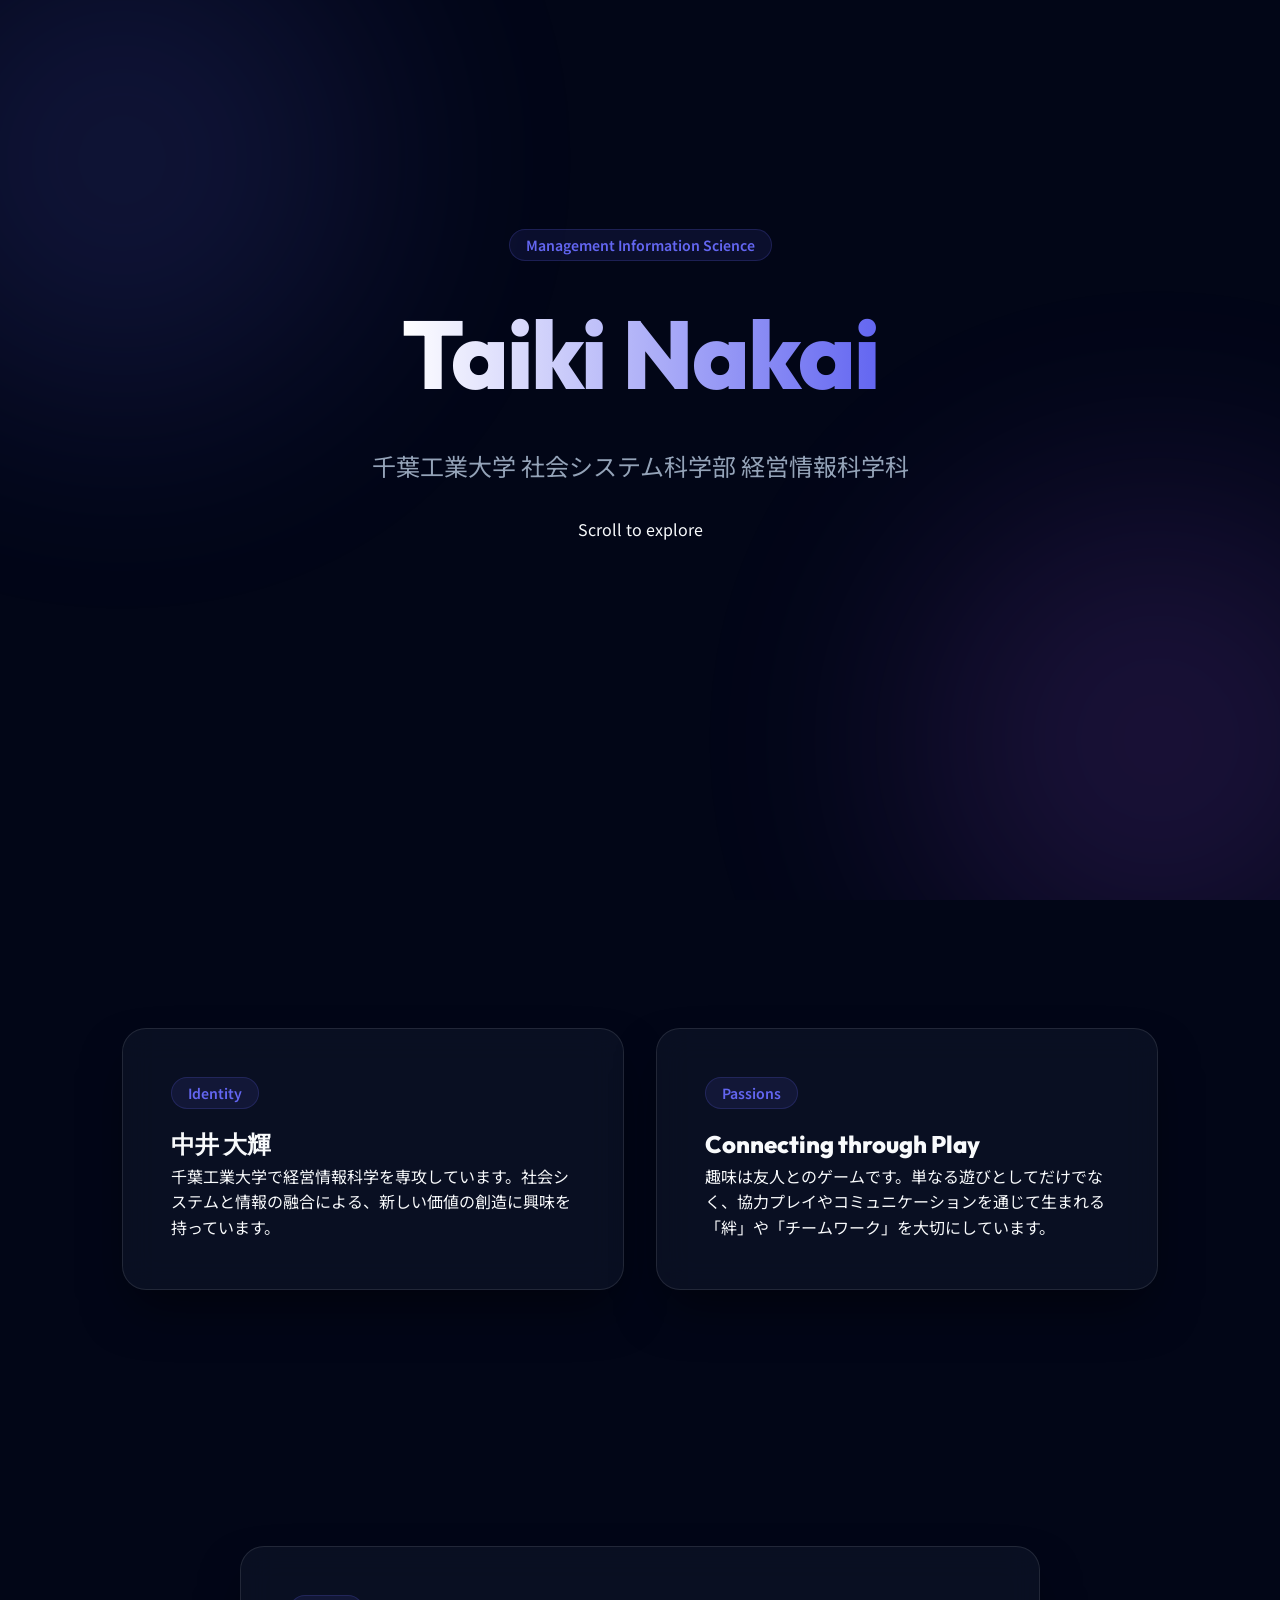
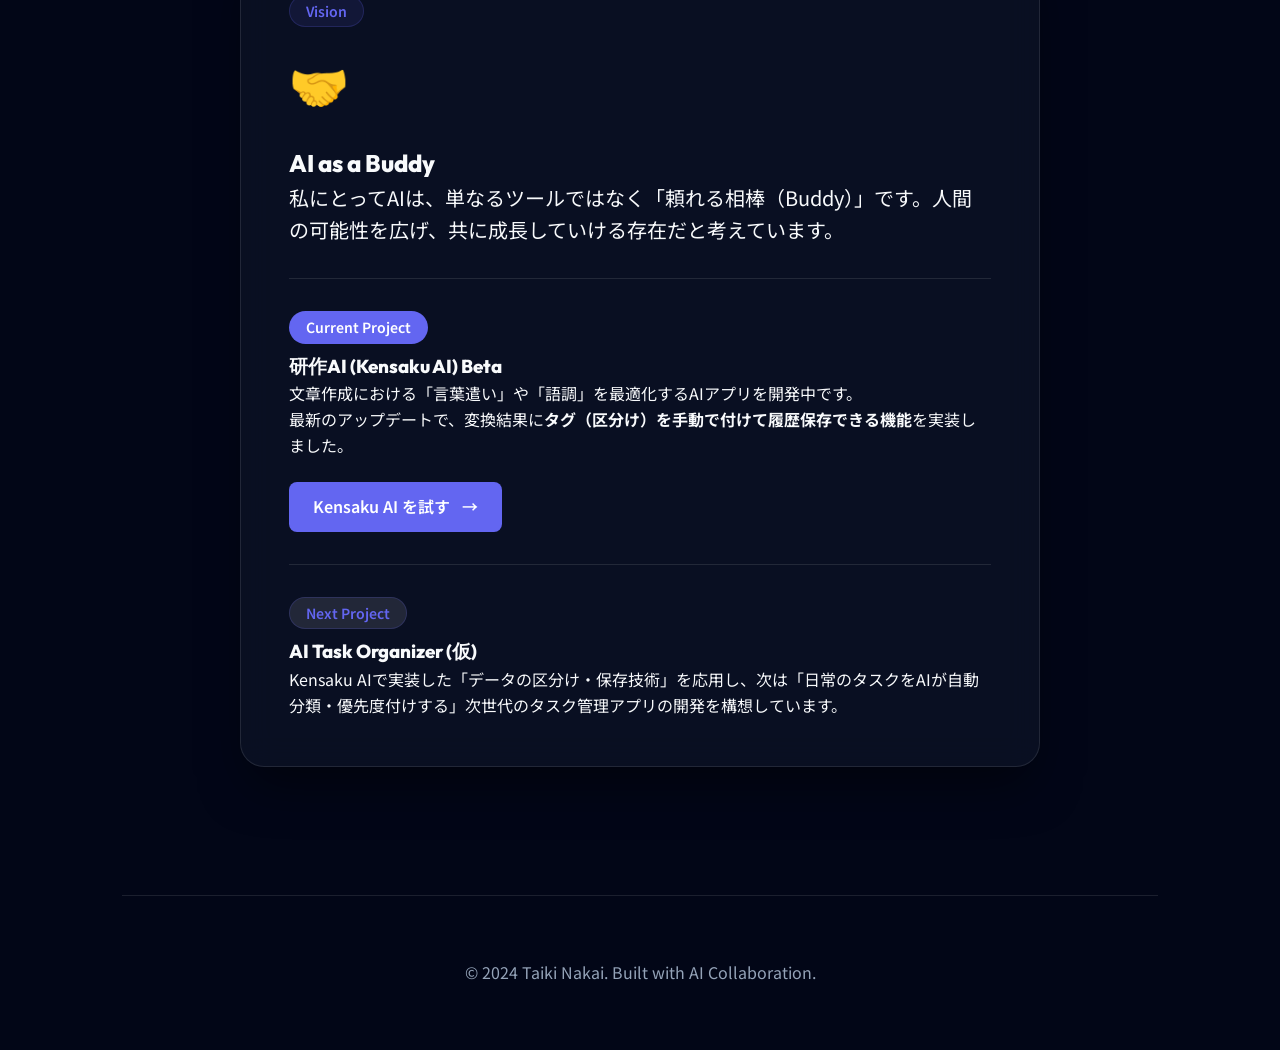
<file: index.html>
<!DOCTYPE html>
<html lang="ja">
<head>
    <meta charset="UTF-8">
    <meta name="viewport" content="width=device-width, initial-scale=1.0">
    <title>Taiki Nakai | Portfolio</title>
    <link rel="stylesheet" href="style.css">
</head>
<body>
    <div class="bg-blobs">
        <div class="blob blob-1"></div>
        <div class="blob blob-2"></div>
    </div>

    <div class="container">
        <!-- Hero Section -->
        <section class="hero visible">
            <span class="tag">Management Information Science</span>
            <h1 class="glitch-text">Taiki Nakai</h1>
            <p class="subtitle">千葉工業大学 社会システム科学部 経営情報科学科</p>
            <div class="scroll-indicator">
                <p>Scroll to explore</p>
            </div>
        </section>

        <!-- About Section -->
        <section id="about">
            <div class="about-grid">
                <div class="glass-card">
                    <span class="tag">Identity</span>
                    <h2>中井 大輝</h2>
                    <p>千葉工業大学で経営情報科学を専攻しています。社会システムと情報の融合による、新しい価値の創造に興味を持っています。</p>
                </div>
                <div class="glass-card">
                    <span class="tag">Passions</span>
                    <h2>Connecting through Play</h2>
                    <p>趣味は友人とのゲームです。単なる遊びとしてだけでなく、協力プレイやコミュニケーションを通じて生まれる「絆」や「チームワーク」を大切にしています。</p>
                </div>
            </div>
        </section>

        <!-- Vision Section -->
        <section id="vision">
            <div class="glass-card" style="max-width: 800px; margin: 0 auto;">
                <span class="tag">Vision</span>
                <div class="vision-icon">🤝</div>
                <h2>AI as a Buddy</h2>
                <p style="font-size: 1.25rem; margin-bottom: 2rem;">
                    私にとってAIは、単なるツールではなく「頼れる相棒（Buddy）」です。人間の可能性を広げ、共に成長していける存在だと考えています。
                </p>
                <div style="border-top: 1px solid var(--card-border); padding-top: 2rem;">
                    <span class="tag" style="background: var(--accent); color: white; margin-bottom: 0.5rem; display: inline-block;">Current Project</span>
                    <h3>研作AI (Kensaku AI) Beta</h3>
                    <p>
                        文章作成における「言葉遣い」や「語調」を最適化するAIアプリを開発中です。<br>
                        最新のアップデートで、変換結果に<strong>タグ（区分け）を手動で付けて履歴保存できる機能</strong>を実装しました。
                    </p>
                    <div style="margin-top: 1.5rem; margin-bottom: 2rem;">
                        <a href="app.html" style="display: inline-block; padding: 0.75rem 1.5rem; background: var(--accent); color: white; text-decoration: none; border-radius: 8px; font-weight: 600; transition: transform 0.2s;">
                            Kensaku AI を試す <span style="margin-left: 0.5rem;">&rarr;</span>
                        </a>
                    </div>
                </div>

                <div style="border-top: 1px solid var(--card-border); padding-top: 2rem;">
                    <span class="tag" style="background: rgba(255, 255, 255, 0.1); margin-bottom: 0.5rem; display: inline-block;">Next Project</span>
                    <h3>AI Task Organizer (仮)</h3>
                    <p>
                        Kensaku AIで実装した「データの区分け・保存技術」を応用し、次は「日常のタスクをAIが自動分類・優先度付けする」次世代のタスク管理アプリの開発を構想しています。
                    </p>
                </div>
            </div>
        </section>

        <!-- Footer -->
        <footer>
            <p>&copy; 2024 Taiki Nakai. Built with AI Collaboration.</p>
        </footer>
    </div>

    <script src="script.js"></script>
</body>
</html>
</file>
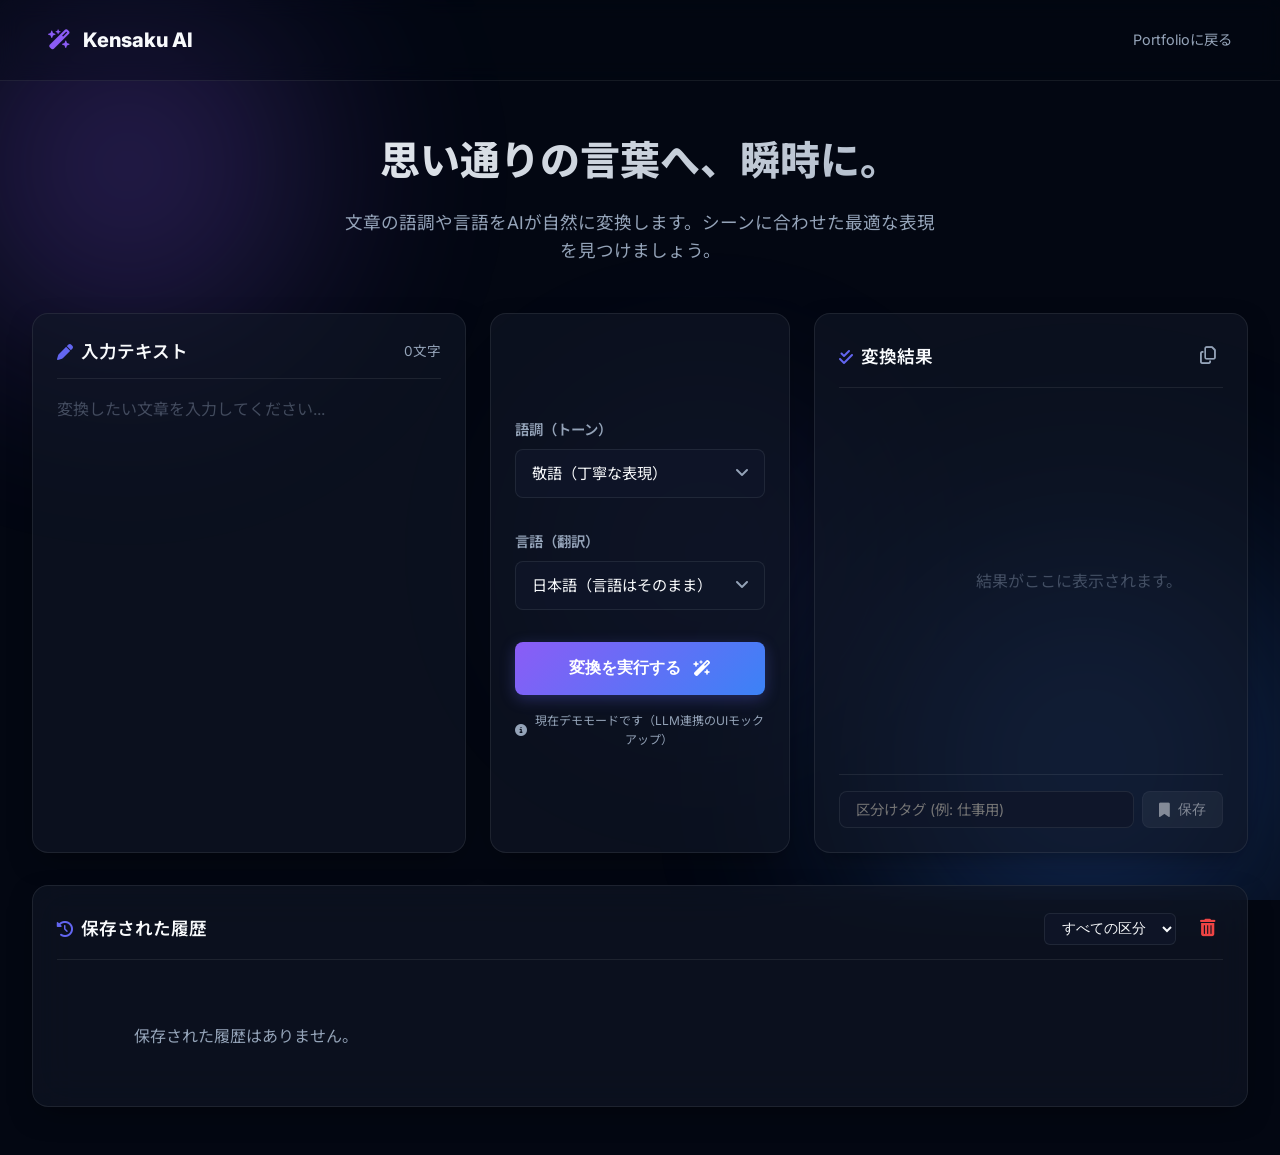
<file: app.html>
<!DOCTYPE html>
<html lang="ja">
<head>
    <meta charset="UTF-8">
    <meta name="viewport" content="width=device-width, initial-scale=1.0">
    <title>Kensaku AI | Tone & Language Converter</title>
    <link href="https://fonts.googleapis.com/css2?family=Inter:wght@300;400;600;800&family=Noto+Sans+JP:wght@300;400;700&display=swap" rel="stylesheet">
    <link rel="stylesheet" href="app.css">
    <link rel="stylesheet" href="https://cdnjs.cloudflare.com/ajax/libs/font-awesome/6.4.0/css/all.min.css">
</head>
<body>
    <div class="background-effects">
        <div class="glow-orb orb-1"></div>
        <div class="glow-orb orb-2"></div>
        <div class="glow-orb orb-3"></div>
    </div>

    <header>
        <div class="logo">
            <i class="fa-solid fa-wand-magic-sparkles"></i>
            <span>Kensaku AI</span>
        </div>
        <a href="index.html" class="back-btn">Portfolioに戻る</a>
    </header>

    <main class="app-container">
        <div class="header-text">
            <h1 class="gradient-text">思い通りの言葉へ、瞬時に。</h1>
            <p>文章の語調や言語をAIが自然に変換します。シーンに合わせた最適な表現を見つけましょう。</p>
        </div>

        <div class="converter-grid">
            <!-- Input Section -->
            <div class="panel input-panel glass-effect">
                <div class="panel-header">
                    <h2><i class="fa-solid fa-pen"></i> 入力テキスト</h2>
                    <span class="char-count" id="charCount">0文字</span>
                </div>
                <textarea id="inputText" placeholder="変換したい文章を入力してください..."></textarea>
            </div>

            <!-- Controls Section -->
            <div class="panel controls-panel glass-effect">
                <div class="control-group">
                    <label>語調（トーン）</label>
                    <div class="custom-select">
                        <select id="toneSelect">
                            <option value="keigo">敬語（丁寧な表現）</option>
                            <option value="kenjougo">謙譲語（よりへりくだった表現）</option>
                            <option value="tamego">タメ語（親しい人向け）</option>
                            <option value="business">ビジネス（フォーマル）</option>
                            <option value="poetic">ポエティック（感情豊か）</option>
                        </select>
                    </div>
                </div>

                <div class="control-group">
                    <label>言語（翻訳）</label>
                    <div class="custom-select">
                        <select id="langSelect">
                            <option value="ja">日本語（言語はそのまま）</option>
                            <option value="en">英語 (English)</option>
                            <option value="zh">中国語 (Chinese)</option>
                            <option value="ko">韓国語 (Korean)</option>
                        </select>
                    </div>
                </div>

                <button id="convertBtn" class="primary-btn">
                    <span>変換を実行する</span>
                    <i class="fa-solid fa-wand-magic-sparkles"></i>
                </button>
                
                <div class="api-note">
                    <i class="fa-solid fa-circle-info"></i>
                    現在デモモードです（LLM連携のUIモックアップ）
                </div>
            </div>

            <!-- Output Section -->
            <div class="panel output-panel glass-effect">
                <div class="panel-header">
                    <h2><i class="fa-solid fa-check-double"></i> 変換結果</h2>
                    <button id="copyBtn" class="icon-btn" title="クリップボードにコピー">
                        <i class="fa-regular fa-copy"></i>
                    </button>
                </div>
                <div class="output-container">
                    <div id="outputText" class="output-area placeholder">
                        結果がここに表示されます。
                    </div>
                    <!-- Loading Animation -->
                    <div id="loadingIndicator" class="loading-overlay hidden">
                        <div class="loader"></div>
                        <p>AIが変換中...</p>
                    </div>
                </div>
                <!-- Save Controls -->
                <div class="save-controls">
                    <input type="text" id="categoryInput" placeholder="区分けタグ (例: 仕事用)" class="category-input">
                    <button id="saveBtn" class="secondary-btn" disabled>
                        <i class="fa-solid fa-bookmark"></i> 保存
                    </button>
                </div>
            </div>
        </div>

        <!-- History Section -->
        <div class="history-section panel glass-effect" style="margin-top: 2rem;">
            <div class="panel-header">
                <h2><i class="fa-solid fa-clock-rotate-left"></i> 保存された履歴</h2>
                <div class="history-controls">
                    <select id="historyFilter" class="filter-select custom-select-inner">
                        <option value="all">すべての区分</option>
                    </select>
                    <button id="clearHistoryBtn" class="icon-btn" title="履歴をすべて削除" style="color: #ef4444;">
                        <i class="fa-solid fa-trash-can"></i>
                    </button>
                </div>
            </div>
            <div class="history-grid" id="historyGrid">
                <div class="history-empty" style="color: var(--text-muted); text-align: center; padding: 2rem;">
                    保存された履歴はありません。
                </div>
            </div>
        </div>
    </main>

    <script src="app.js"></script>
</body>
</html>
</file>
<file: style.css>
@import url('https://fonts.googleapis.com/css2?family=Outfit:wght@300;400;600;800&family=Noto+Sans+JP:wght@300;400;700&display=swap');

:root {
    --bg: #020617;
    --card-bg: rgba(15, 23, 42, 0.6);
    --card-border: rgba(255, 255, 255, 0.1);
    --accent: #6366f1;
    --accent-glow: rgba(99, 102, 241, 0.4);
    --text-primary: #f8fafc;
    --text-secondary: #94a3b8;
    --font-heading: 'Outfit', sans-serif;
    --font-body: 'Noto Sans JP', sans-serif;
    --section-gap: 8rem;
}

* {
    margin: 0;
    padding: 0;
    box-sizing: border-box;
}

html {
    scroll-behavior: smooth;
}

body {
    background-color: var(--bg);
    color: var(--text-primary);
    font-family: var(--font-body);
    line-height: 1.6;
    overflow-x: hidden;
}

/* Background Animation */
.bg-blobs {
    position: fixed;
    top: 0;
    left: 0;
    width: 100%;
    height: 100%;
    z-index: -1;
    overflow: hidden;
}

.blob {
    position: absolute;
    width: 500px;
    height: 500px;
    background: var(--accent);
    filter: blur(120px);
    opacity: 0.15;
    border-radius: 50%;
    animation: move 25s infinite alternate;
}

.blob-1 { top: -10%; left: -10%; }
.blob-2 { bottom: -10%; right: -10%; background: #a855f7; animation-delay: -5s; }

@keyframes move {
    from { transform: translate(0, 0) scale(1); }
    to { transform: translate(100px, 100px) scale(1.2); }
}

/* Layout */
.container {
    max-width: 1100px;
    margin: 0 auto;
    padding: 0 2rem;
}

section {
    padding: var(--section-gap) 0;
    opacity: 0;
    transform: translateY(30px);
    transition: all 1s ease-out;
}

section.visible {
    opacity: 1;
    transform: translateY(0);
}

/* Typography */
h1, h2, h3 {
    font-family: var(--font-heading);
    font-weight: 800;
}

.glitch-text {
    background: linear-gradient(to right, #fff, var(--accent), #fff);
    background-size: 200% auto;
    -webkit-background-clip: text;
    -webkit-text-fill-color: transparent;
    animation: shine 5s linear infinite;
}

@keyframes shine {
    to { background-position: 200% center; }
}

/* Header / Hero */
.hero {
    height: 100vh;
    display: flex;
    flex-direction: column;
    justify-content: center;
    align-items: center;
    text-align: center;
    padding-top: 0;
}

.hero h1 {
    font-size: clamp(3rem, 10vw, 6rem);
    margin-bottom: 1rem;
    letter-spacing: -0.02em;
}

.hero p.subtitle {
    font-size: 1.5rem;
    color: var(--text-secondary);
    max-width: 600px;
    margin-bottom: 2rem;
}

/* Cards */
.glass-card {
    background: var(--card-bg);
    border: 1px solid var(--card-border);
    backdrop-filter: blur(16px);
    border-radius: 24px;
    padding: 3rem;
    box-shadow: 0 25px 50px -12px rgba(0, 0, 0, 0.5);
    transition: transform 0.3s ease, border-color 0.3s ease;
}

.glass-card:hover {
    transform: translateY(-5px);
    border-color: var(--accent);
}

/* Sections Specific */
.about-grid {
    display: grid;
    grid-template-columns: 1fr 1fr;
    gap: 2rem;
    align-items: center;
}

.tag {
    display: inline-block;
    padding: 0.25rem 1rem;
    background: rgba(99, 102, 241, 0.1);
    border: 1px solid rgba(99, 102, 241, 0.2);
    color: var(--accent);
    border-radius: 100px;
    font-size: 0.875rem;
    font-weight: 600;
    margin-bottom: 1rem;
}

.vision-icon {
    font-size: 3rem;
    margin-bottom: 1.5rem;
    color: var(--accent);
}

/* Footer */
footer {
    text-align: center;
    padding: 4rem 0;
    border-top: 1px solid var(--card-border);
    color: var(--text-secondary);
}

/* Responsive */
@media (max-width: 768px) {
    .about-grid {
        grid-template-columns: 1fr;
    }
    :root {
        --section-gap: 5rem;
    }
}
</file>
<file: app.css>
:root {
    --bg-color: #030712;
    --panel-bg: rgba(17, 24, 39, 0.6);
    --panel-border: rgba(255, 255, 255, 0.08);
    --panel-border-hover: rgba(99, 102, 241, 0.3);
    --text-main: #f8fafc;
    --text-muted: #94a3b8;
    --accent: #6366f1;
    --accent-hover: #4f46e5;
    --gradient-1: #8b5cf6;
    --gradient-2: #3b82f6;
    --font-primary: 'Inter', 'Noto Sans JP', sans-serif;
    --radius: 16px;
    --transition: all 0.3s ease;
}

* {
    margin: 0;
    padding: 0;
    box-sizing: border-box;
}

body {
    background-color: var(--bg-color);
    color: var(--text-main);
    font-family: var(--font-primary);
    line-height: 1.6;
    min-height: 100vh;
    display: flex;
    flex-direction: column;
    overflow-x: hidden;
    position: relative;
}

/* Background Effects */
.background-effects {
    position: fixed;
    top: 0;
    left: 0;
    width: 100%;
    height: 100%;
    z-index: -1;
    overflow: hidden;
    pointer-events: none;
}

.glow-orb {
    position: absolute;
    border-radius: 50%;
    filter: blur(100px);
    opacity: 0.4;
    animation: float 20s infinite alternate ease-in-out;
}

.orb-1 {
    top: -10%; left: -10%; width: 40vw; height: 40vw;
    background: radial-gradient(circle, var(--gradient-1) 0%, transparent 70%);
}
.orb-2 {
    bottom: -20%; right: -10%; width: 50vw; height: 50vw;
    background: radial-gradient(circle, var(--gradient-2) 0%, transparent 70%);
    animation-delay: -5s;
}
.orb-3 {
    top: 40%; left: 40%; width: 30vw; height: 30vw;
    background: radial-gradient(circle, var(--accent) 0%, transparent 70%);
    opacity: 0.2;
    animation-delay: -10s;
}

@keyframes float {
    0% { transform: translate(0, 0) scale(1); }
    100% { transform: translate(50px, 50px) scale(1.1); }
}

/* Header */
header {
    display: flex;
    justify-content: space-between;
    align-items: center;
    padding: 1.5rem 3rem;
    background: rgba(3, 7, 18, 0.3);
    backdrop-filter: blur(10px);
    border-bottom: 1px solid var(--panel-border);
}

.logo {
    display: flex;
    align-items: center;
    gap: 0.75rem;
    font-size: 1.25rem;
    font-weight: 800;
    color: var(--text-main);
}
.logo i {
    color: var(--gradient-1);
}

.back-btn {
    color: var(--text-muted);
    text-decoration: none;
    font-size: 0.9rem;
    transition: var(--transition);
}
.back-btn:hover {
    color: var(--text-main);
}

/* Main Container */
.app-container {
    flex: 1;
    max-width: 1400px;
    margin: 0 auto;
    padding: 3rem 2rem;
    width: 100%;
}

.header-text {
    text-align: center;
    margin-bottom: 3rem;
    animation: fadeInDown 0.8s ease-out;
}

@keyframes fadeInDown {
    from { opacity: 0; transform: translateY(-20px); }
    to { opacity: 1; transform: translateY(0); }
}

.gradient-text {
    font-size: 2.5rem;
    font-weight: 800;
    background: linear-gradient(135deg, #fff, var(--text-muted));
    -webkit-background-clip: text;
    -webkit-text-fill-color: transparent;
    margin-bottom: 1rem;
}

.header-text p {
    color: var(--text-muted);
    font-size: 1.1rem;
    max-width: 600px;
    margin: 0 auto;
}

/* Converter Grid */
.converter-grid {
    display: grid;
    grid-template-columns: 1fr 300px 1fr;
    gap: 1.5rem;
    height: 60vh;
    min-height: 500px;
    animation: fadeIn 1s ease-out 0.3s both;
}

@keyframes fadeIn {
    from { opacity: 0; }
    to { opacity: 1; }
}

/* Panels */
.glass-effect {
    background: var(--panel-bg);
    border: 1px solid var(--panel-border);
    backdrop-filter: blur(20px);
    border-radius: var(--radius);
    padding: 1.5rem;
    display: flex;
    flex-direction: column;
    box-shadow: 0 10px 30px -10px rgba(0, 0, 0, 0.5);
    transition: var(--transition);
}

.glass-effect:hover {
    border-color: var(--panel-border-hover);
    box-shadow: 0 10px 40px -10px rgba(99, 102, 241, 0.15);
}

.panel-header {
    display: flex;
    justify-content: space-between;
    align-items: center;
    margin-bottom: 1rem;
    padding-bottom: 0.75rem;
    border-bottom: 1px solid var(--panel-border);
}

.panel-header h2 {
    font-size: 1.1rem;
    font-weight: 600;
    display: flex;
    align-items: center;
    gap: 0.5rem;
}

.panel-header h2 i {
    color: var(--accent);
    font-size: 1rem;
}

.char-count {
    font-size: 0.85rem;
    color: var(--text-muted);
}

/* Form Elements */
textarea {
    flex: 1;
    width: 100%;
    background: transparent;
    border: none;
    color: var(--text-main);
    font-family: inherit;
    font-size: 1rem;
    resize: none;
    outline: none;
    line-height: 1.8;
}

textarea::placeholder {
    color: rgba(148, 163, 184, 0.4);
}

/* Controls */
.controls-panel {
    justify-content: center;
    gap: 2rem;
}

.control-group {
    display: flex;
    flex-direction: column;
    gap: 0.5rem;
}

.control-group label {
    font-size: 0.9rem;
    color: var(--text-muted);
    font-weight: 600;
}

.custom-select select {
    width: 100%;
    padding: 0.875rem 1rem;
    background: rgba(15, 23, 42, 0.8);
    border: 1px solid var(--panel-border);
    color: var(--text-main);
    border-radius: 8px;
    font-family: inherit;
    font-size: 0.95rem;
    outline: none;
    appearance: none;
    cursor: pointer;
    transition: var(--transition);
}

.custom-select select:focus {
    border-color: var(--accent);
}

.custom-select {
    position: relative;
}
.custom-select::after {
    content: '\f107';
    font-family: 'Font Awesome 6 Free';
    font-weight: 900;
    position: absolute;
    right: 1rem;
    top: 50%;
    transform: translateY(-50%);
    pointer-events: none;
    color: var(--text-muted);
}

.primary-btn {
    background: linear-gradient(135deg, var(--gradient-1), var(--gradient-2));
    color: white;
    border: none;
    padding: 1rem;
    border-radius: 8px;
    font-size: 1rem;
    font-weight: 600;
    cursor: pointer;
    display: flex;
    justify-content: center;
    align-items: center;
    gap: 0.75rem;
    transition: var(--transition);
    box-shadow: 0 4px 15px rgba(99, 102, 241, 0.3);
}

.primary-btn:hover {
    transform: translateY(-2px);
    box-shadow: 0 6px 20px rgba(99, 102, 241, 0.4);
}

.primary-btn:active {
    transform: translateY(0);
}

.primary-btn:disabled {
    opacity: 0.6;
    cursor: not-allowed;
    transform: none;
}

.api-note {
    font-size: 0.75rem;
    color: var(--text-muted);
    text-align: center;
    margin-top: -1rem;
    display: flex;
    align-items: center;
    justify-content: center;
    gap: 0.4rem;
}

/* Output Area */
.output-container {
    flex: 1;
    position: relative;
    display: flex;
    flex-direction: column;
}

.output-area {
    flex: 1;
    overflow-y: auto;
    font-size: 1rem;
    line-height: 1.8;
    white-space: pre-wrap;
}

.output-area.placeholder {
    color: rgba(148, 163, 184, 0.4);
    display: flex;
    align-items: center;
    justify-content: center;
    text-align: center;
}

.icon-btn {
    background: transparent;
    border: none;
    color: var(--text-muted);
    cursor: pointer;
    font-size: 1.1rem;
    transition: var(--transition);
    padding: 0.5rem;
    border-radius: 6px;
}

.icon-btn:hover {
    background: rgba(255, 255, 255, 0.1);
    color: var(--text-main);
}

/* Loading Overlay */
.loading-overlay {
    position: absolute;
    top: 0;
    left: 0;
    width: 100%;
    height: 100%;
    background: var(--panel-bg);
    backdrop-filter: blur(5px);
    display: flex;
    flex-direction: column;
    justify-content: center;
    align-items: center;
    gap: 1rem;
    border-radius: 8px;
    z-index: 10;
    transition: opacity 0.3s ease;
}

.loading-overlay.hidden {
    opacity: 0;
    pointer-events: none;
}

.loader {
    width: 40px;
    height: 40px;
    border: 3px solid rgba(255, 255, 255, 0.1);
    border-top-color: var(--accent);
    border-radius: 50%;
    animation: spin 1s linear infinite;
}

@keyframes spin {
    to { transform: rotate(360deg); }
}

/* Responsive */
@media (max-width: 1024px) {
    .converter-grid {
        grid-template-columns: 1fr;
        height: auto;
    }
    
    .panel {
        min-height: 300px;
    }
    
    .controls-panel {
        min-height: auto;
        padding: 2rem 1.5rem;
    }
}

@media (max-width: 600px) {
    header {
        padding: 1rem;
    }
    
    .gradient-text {
        font-size: 1.8rem;
    }
    
    .app-container {
        padding: 1.5rem 1rem;
    }
}

/* History & Saving UI */
.save-controls {
    display: flex;
    gap: 0.5rem;
    margin-top: 1rem;
    padding-top: 1rem;
    border-top: 1px solid var(--panel-border);
}

.category-input {
    flex: 1;
    background: rgba(15, 23, 42, 0.8);
    border: 1px solid var(--panel-border);
    color: var(--text-main);
    padding: 0.5rem 1rem;
    border-radius: 8px;
    font-family: inherit;
    font-size: 0.9rem;
    outline: none;
    transition: var(--transition);
}

.category-input:focus {
    border-color: var(--accent);
}

.secondary-btn {
    background: rgba(255, 255, 255, 0.1);
    color: var(--text-main);
    border: 1px solid var(--panel-border);
    padding: 0.5rem 1rem;
    border-radius: 8px;
    font-size: 0.9rem;
    cursor: pointer;
    display: flex;
    align-items: center;
    gap: 0.5rem;
    transition: var(--transition);
}

.secondary-btn:hover:not(:disabled) {
    background: rgba(255, 255, 255, 0.2);
}

.secondary-btn:disabled {
    opacity: 0.5;
    cursor: not-allowed;
}

.history-controls {
    display: flex;
    gap: 1rem;
    align-items: center;
}

.filter-select {
    background: rgba(15, 23, 42, 0.8);
    border: 1px solid var(--panel-border);
    color: var(--text-main);
    padding: 0.4rem 0.8rem;
    border-radius: 6px;
    outline: none;
    font-size: 0.85rem;
}

.history-grid {
    display: grid;
    grid-template-columns: repeat(auto-fill, minmax(300px, 1fr));
    gap: 1rem;
    margin-top: 1rem;
}

.history-card {
    background: rgba(15, 23, 42, 0.6);
    border: 1px solid var(--panel-border);
    border-radius: 12px;
    padding: 1.25rem;
    display: flex;
    flex-direction: column;
    gap: 0.75rem;
    transition: var(--transition);
}

.history-card:hover {
    border-color: var(--panel-border-hover);
    transform: translateY(-2px);
}

.history-card-header {
    display: flex;
    justify-content: space-between;
    align-items: center;
}

.history-tag {
    background: var(--accent);
    color: white;
    font-size: 0.75rem;
    padding: 0.2rem 0.6rem;
    border-radius: 12px;
    font-weight: 600;
}

.history-meta {
    font-size: 0.75rem;
    color: var(--text-muted);
    display: flex;
    gap: 0.5rem;
}

.history-text-preview {
    font-size: 0.9rem;
    color: var(--text-main);
    line-height: 1.5;
    display: -webkit-box;
    -webkit-line-clamp: 3;
    -webkit-box-orient: vertical;
    overflow: hidden;
    white-space: pre-wrap;
}

.history-actions {
    display: flex;
    justify-content: flex-end;
    gap: 0.5rem;
    margin-top: auto;
    padding-top: 0.5rem;
    border-top: 1px solid var(--panel-border);
}
</file>
